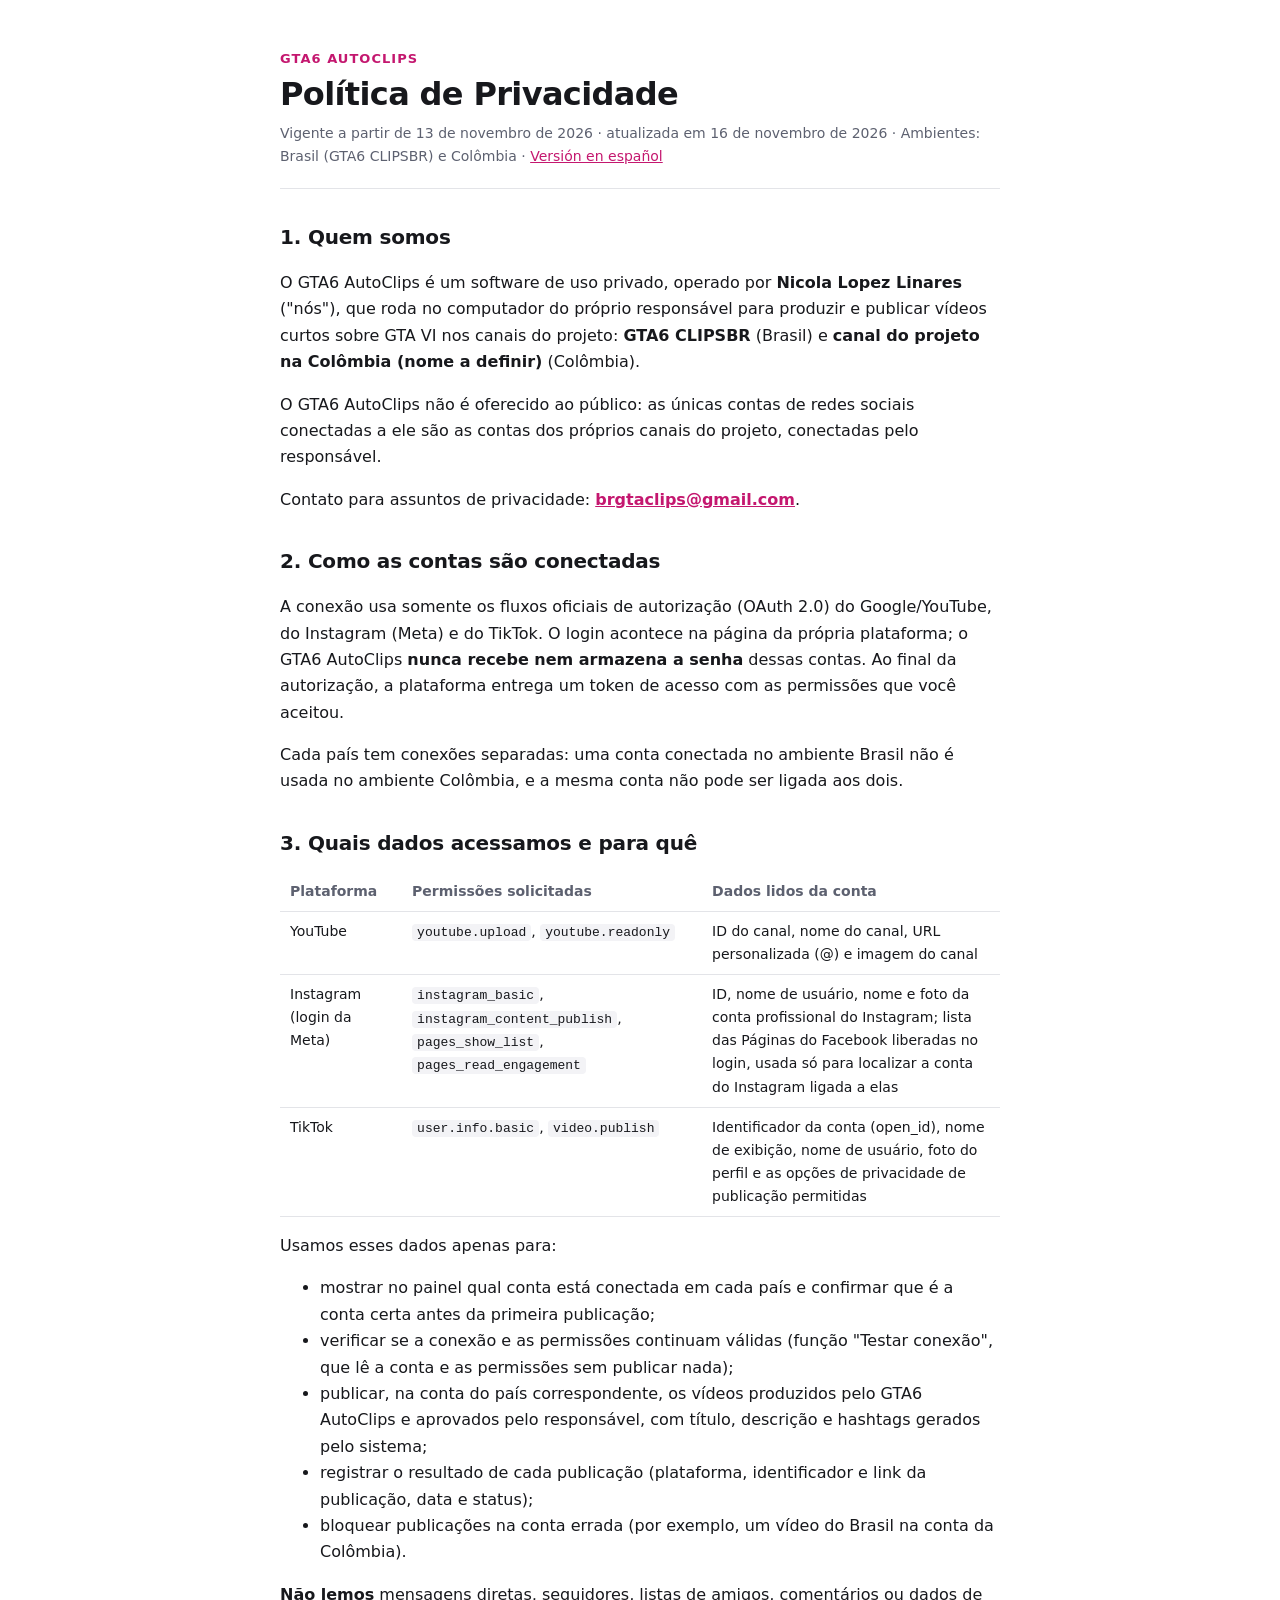
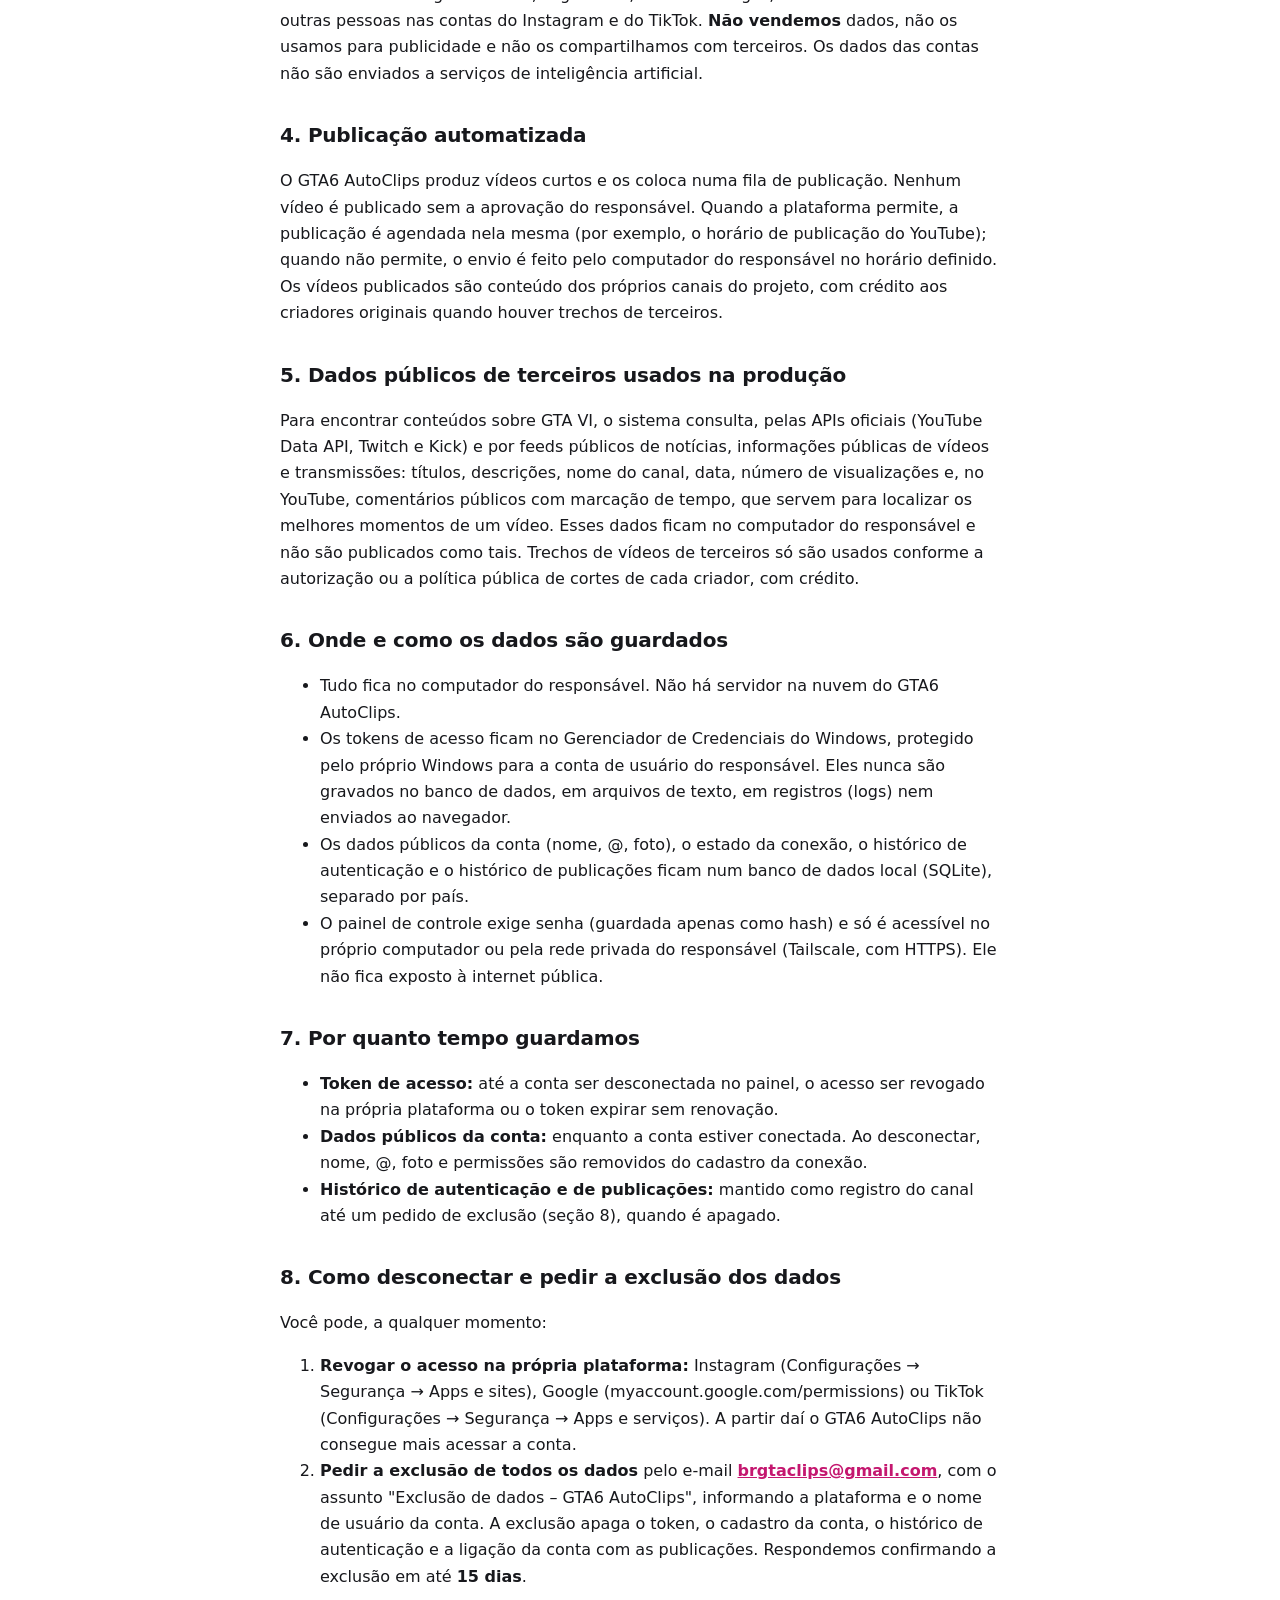
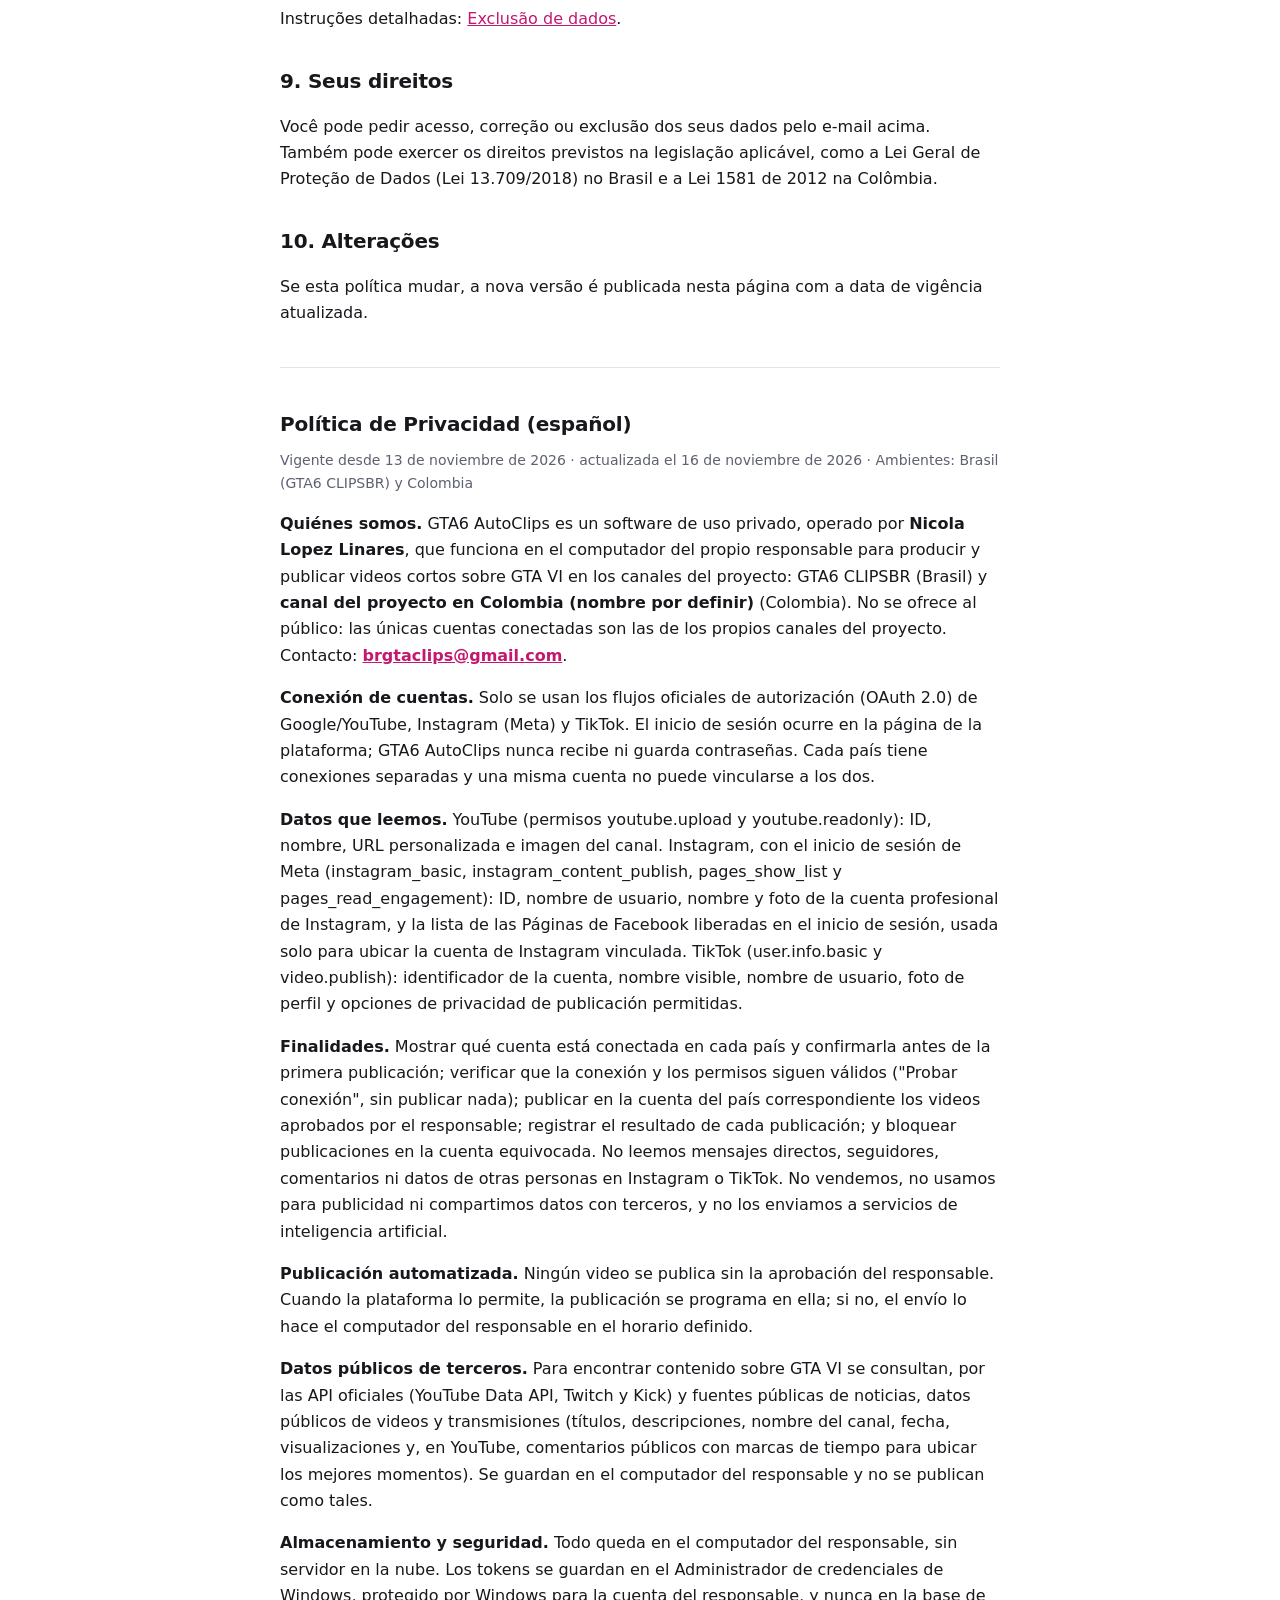
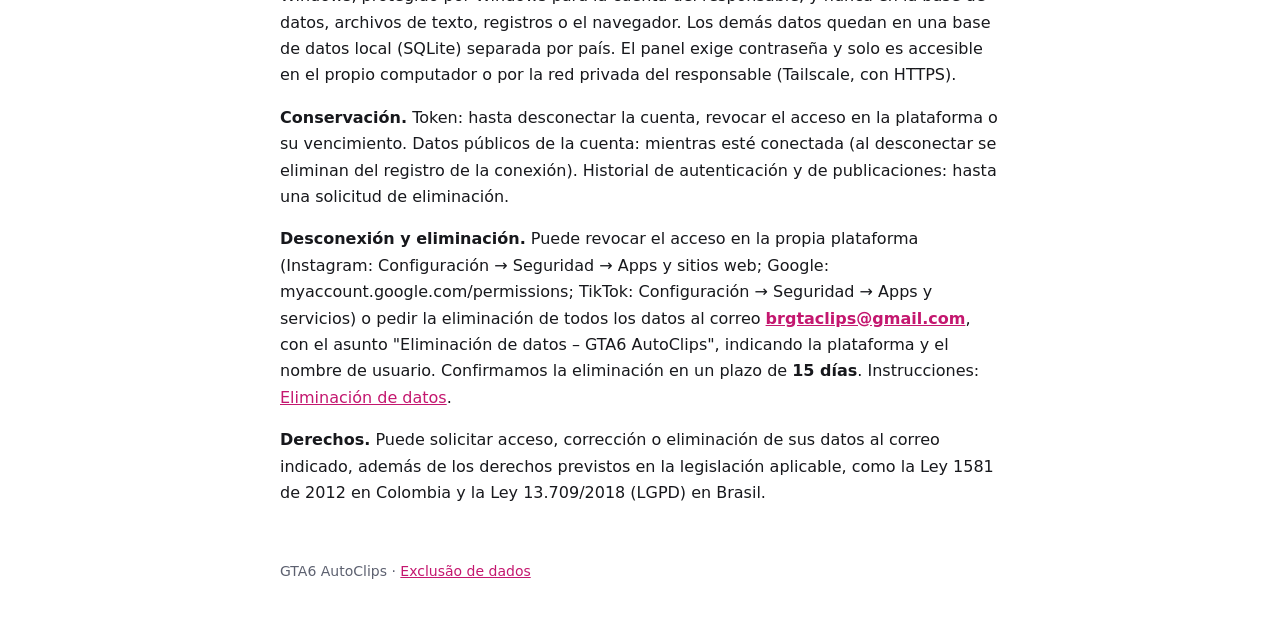
<file: index.html>
<!doctype html><meta charset="utf-8"><meta http-equiv="refresh" content="0;url=privacidade/"><title>GTA6 AutoClips</title><a href="privacidade/">Política de Privacidade</a> · <a href="exclusao-de-dados/">Exclusão de dados</a>
</file>
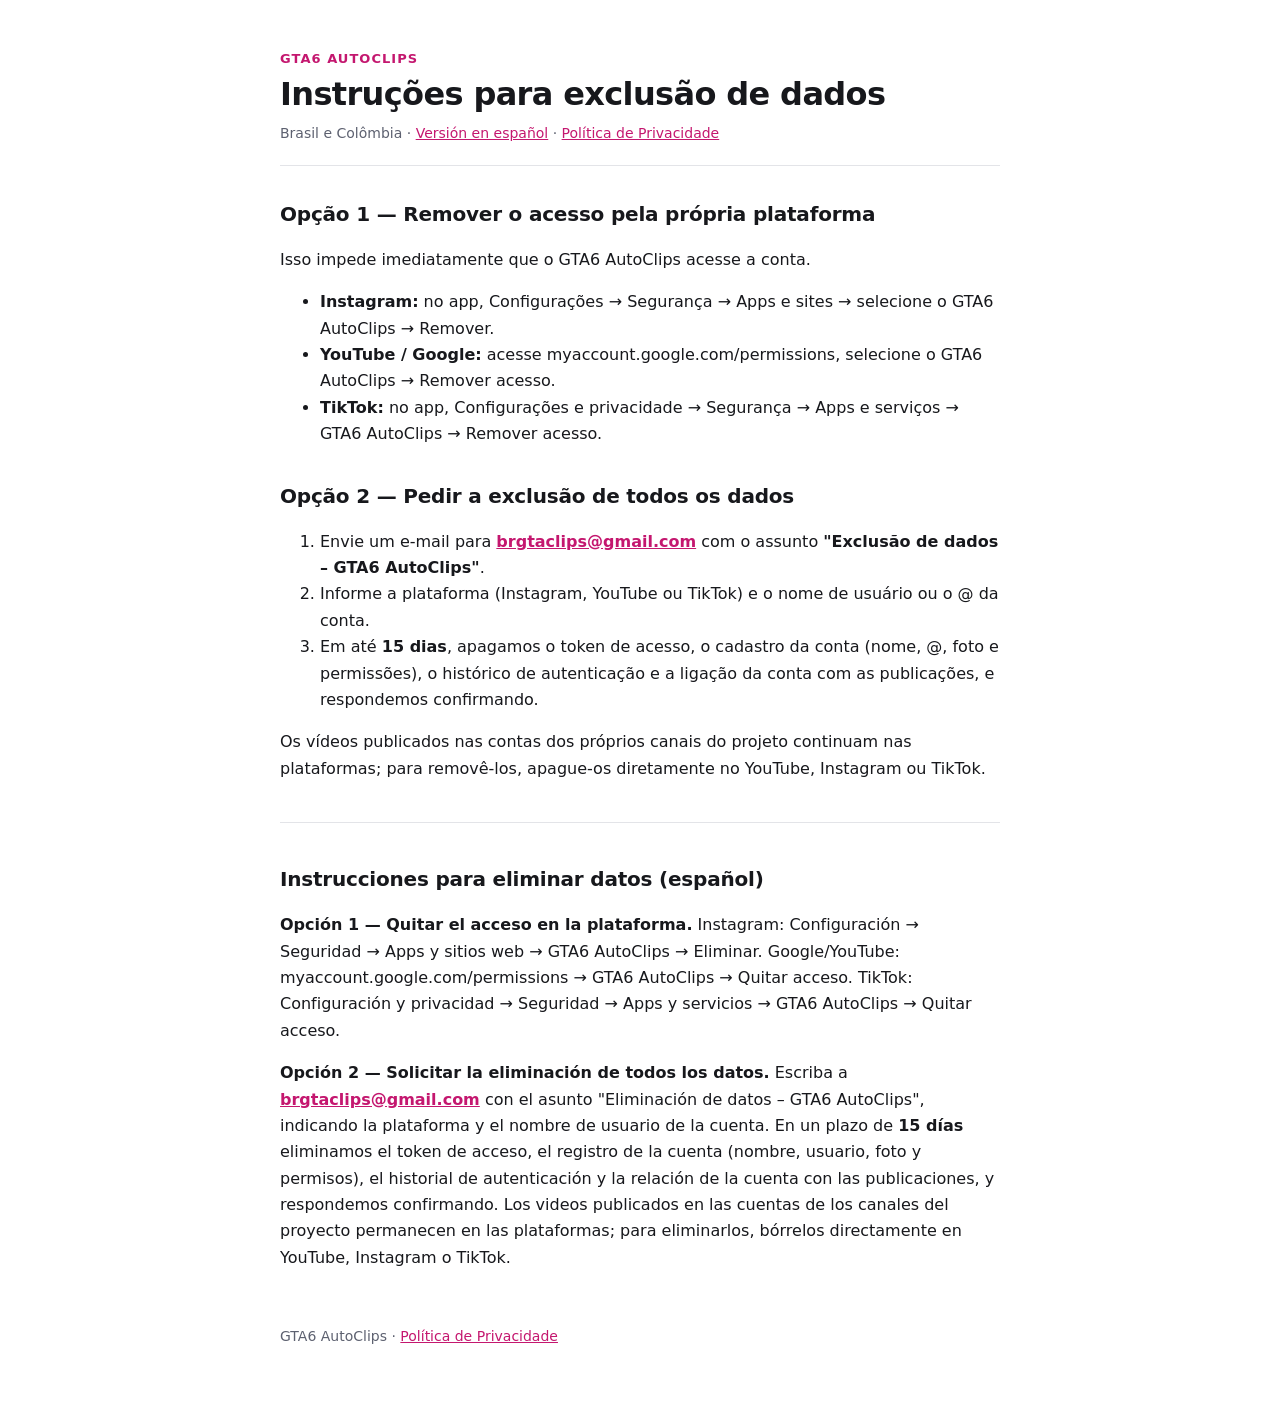
<file: exclusao-de-dados/index.html>
<!doctype html>
<html lang="pt-BR">
<head>
<meta charset="utf-8">
<meta name="viewport" content="width=device-width, initial-scale=1">
<title>Exclusão de dados · GTA6 AutoClips</title>
<meta name="description" content="Como pedir a exclusão dos dados de uma conta conectada ao GTA6 AutoClips (Instagram, YouTube ou TikTok).">
<meta name="robots" content="index, follow">
<link rel="stylesheet" href="../estilo.css">
</head>
<body>
<main>
<header>
  <p class="kicker">GTA6 AutoClips</p>
  <h1>Instruções para exclusão de dados</h1>
  <p class="meta">Brasil e Colômbia · <a href="#es">Versión en español</a> · <a href="../privacidade/">Política de Privacidade</a></p>
</header>

<section>
<h2>Opção 1 — Remover o acesso pela própria plataforma</h2>
<p>Isso impede imediatamente que o GTA6 AutoClips acesse a conta.</p>
<ul>
<li><b>Instagram:</b> no app, Configurações → Segurança → Apps e sites → selecione o GTA6 AutoClips → Remover.</li>
<li><b>YouTube / Google:</b> acesse myaccount.google.com/permissions, selecione o GTA6 AutoClips → Remover acesso.</li>
<li><b>TikTok:</b> no app, Configurações e privacidade → Segurança → Apps e serviços → GTA6 AutoClips → Remover acesso.</li>
</ul>
</section>

<section>
<h2>Opção 2 — Pedir a exclusão de todos os dados</h2>
<ol>
<li>Envie um e-mail para <a href="mailto:brgtaclips@gmail.com"><b>brgtaclips@gmail.com</b></a> com o assunto <b>"Exclusão de dados – GTA6 AutoClips"</b>.</li>
<li>Informe a plataforma (Instagram, YouTube ou TikTok) e o nome de usuário ou o @ da conta.</li>
<li>Em até <b>15 dias</b>, apagamos o token de acesso, o cadastro da conta (nome, @, foto e permissões), o histórico de autenticação e a ligação da conta com as publicações, e respondemos confirmando.</li>
</ol>
<p>Os vídeos publicados nas contas dos próprios canais do projeto continuam nas plataformas; para removê-los, apague-os diretamente no YouTube, Instagram ou TikTok.</p>
</section>

<hr>

<section id="es" lang="es">
<h2>Instrucciones para eliminar datos (español)</h2>
<p><b>Opción 1 — Quitar el acceso en la plataforma.</b> Instagram: Configuración → Seguridad → Apps y sitios web → GTA6 AutoClips → Eliminar. Google/YouTube: myaccount.google.com/permissions → GTA6 AutoClips → Quitar acceso. TikTok: Configuración y privacidad → Seguridad → Apps y servicios → GTA6 AutoClips → Quitar acceso.</p>
<p><b>Opción 2 — Solicitar la eliminación de todos los datos.</b> Escriba a <a href="mailto:brgtaclips@gmail.com"><b>brgtaclips@gmail.com</b></a> con el asunto "Eliminación de datos – GTA6 AutoClips", indicando la plataforma y el nombre de usuario de la cuenta. En un plazo de <b>15 días</b> eliminamos el token de acceso, el registro de la cuenta (nombre, usuario, foto y permisos), el historial de autenticación y la relación de la cuenta con las publicaciones, y respondemos confirmando. Los videos publicados en las cuentas de los canales del proyecto permanecen en las plataformas; para eliminarlos, bórrelos directamente en YouTube, Instagram o TikTok.</p>
</section>
</main>
<footer><p>GTA6 AutoClips · <a href="../privacidade/">Política de Privacidade</a></p></footer>
</body>
</html>
</file>
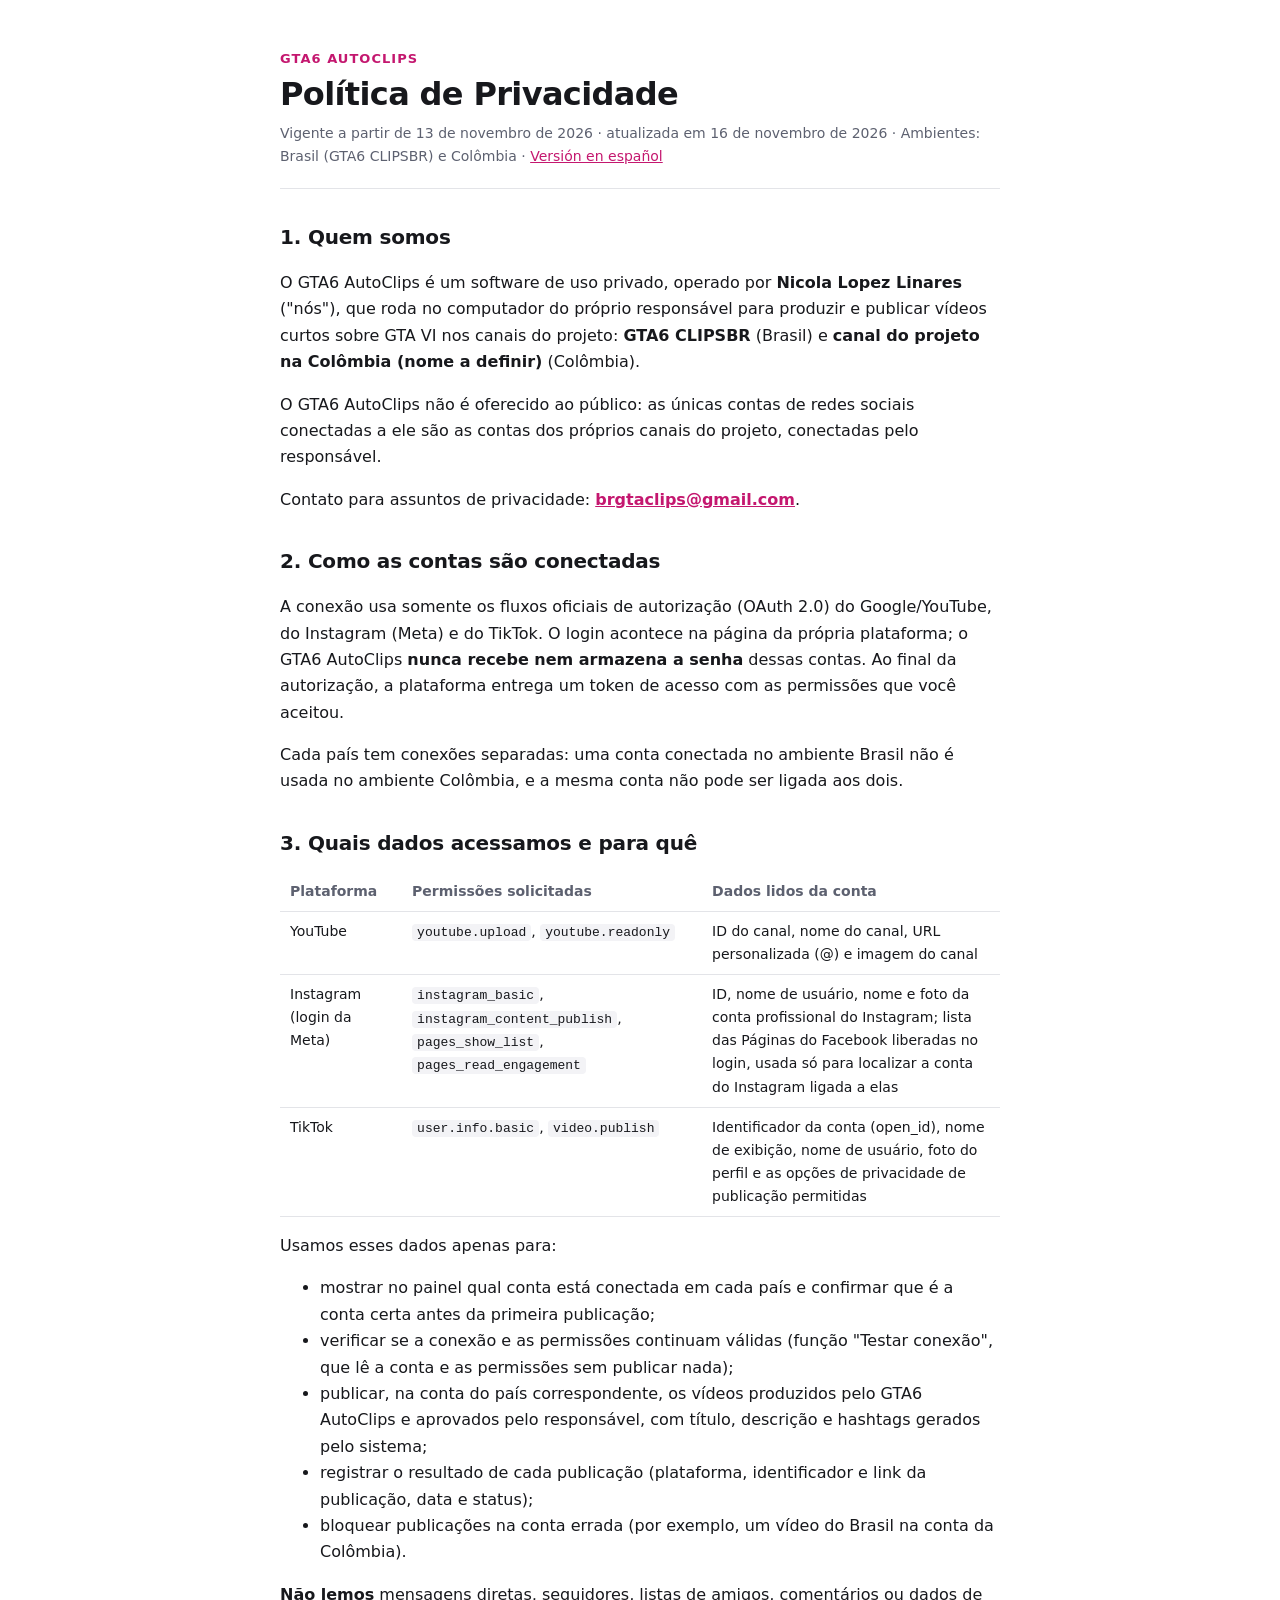
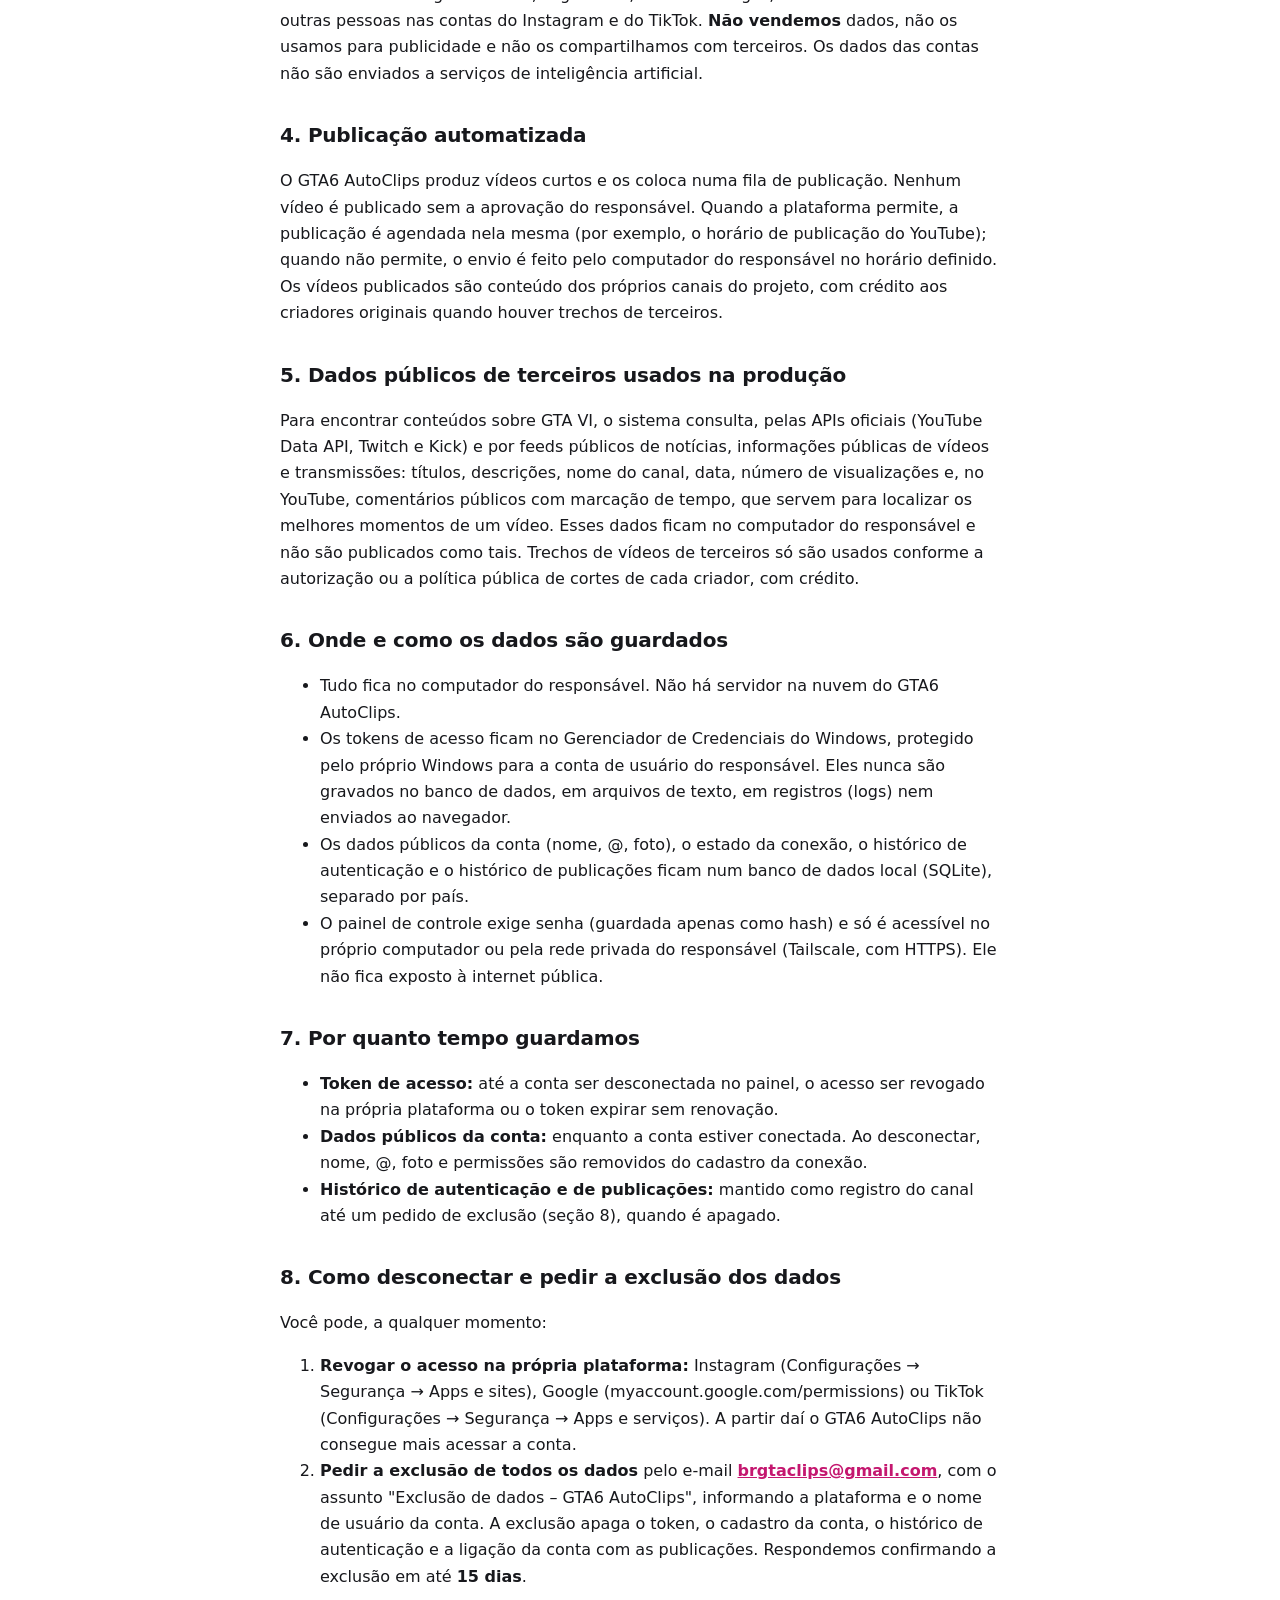
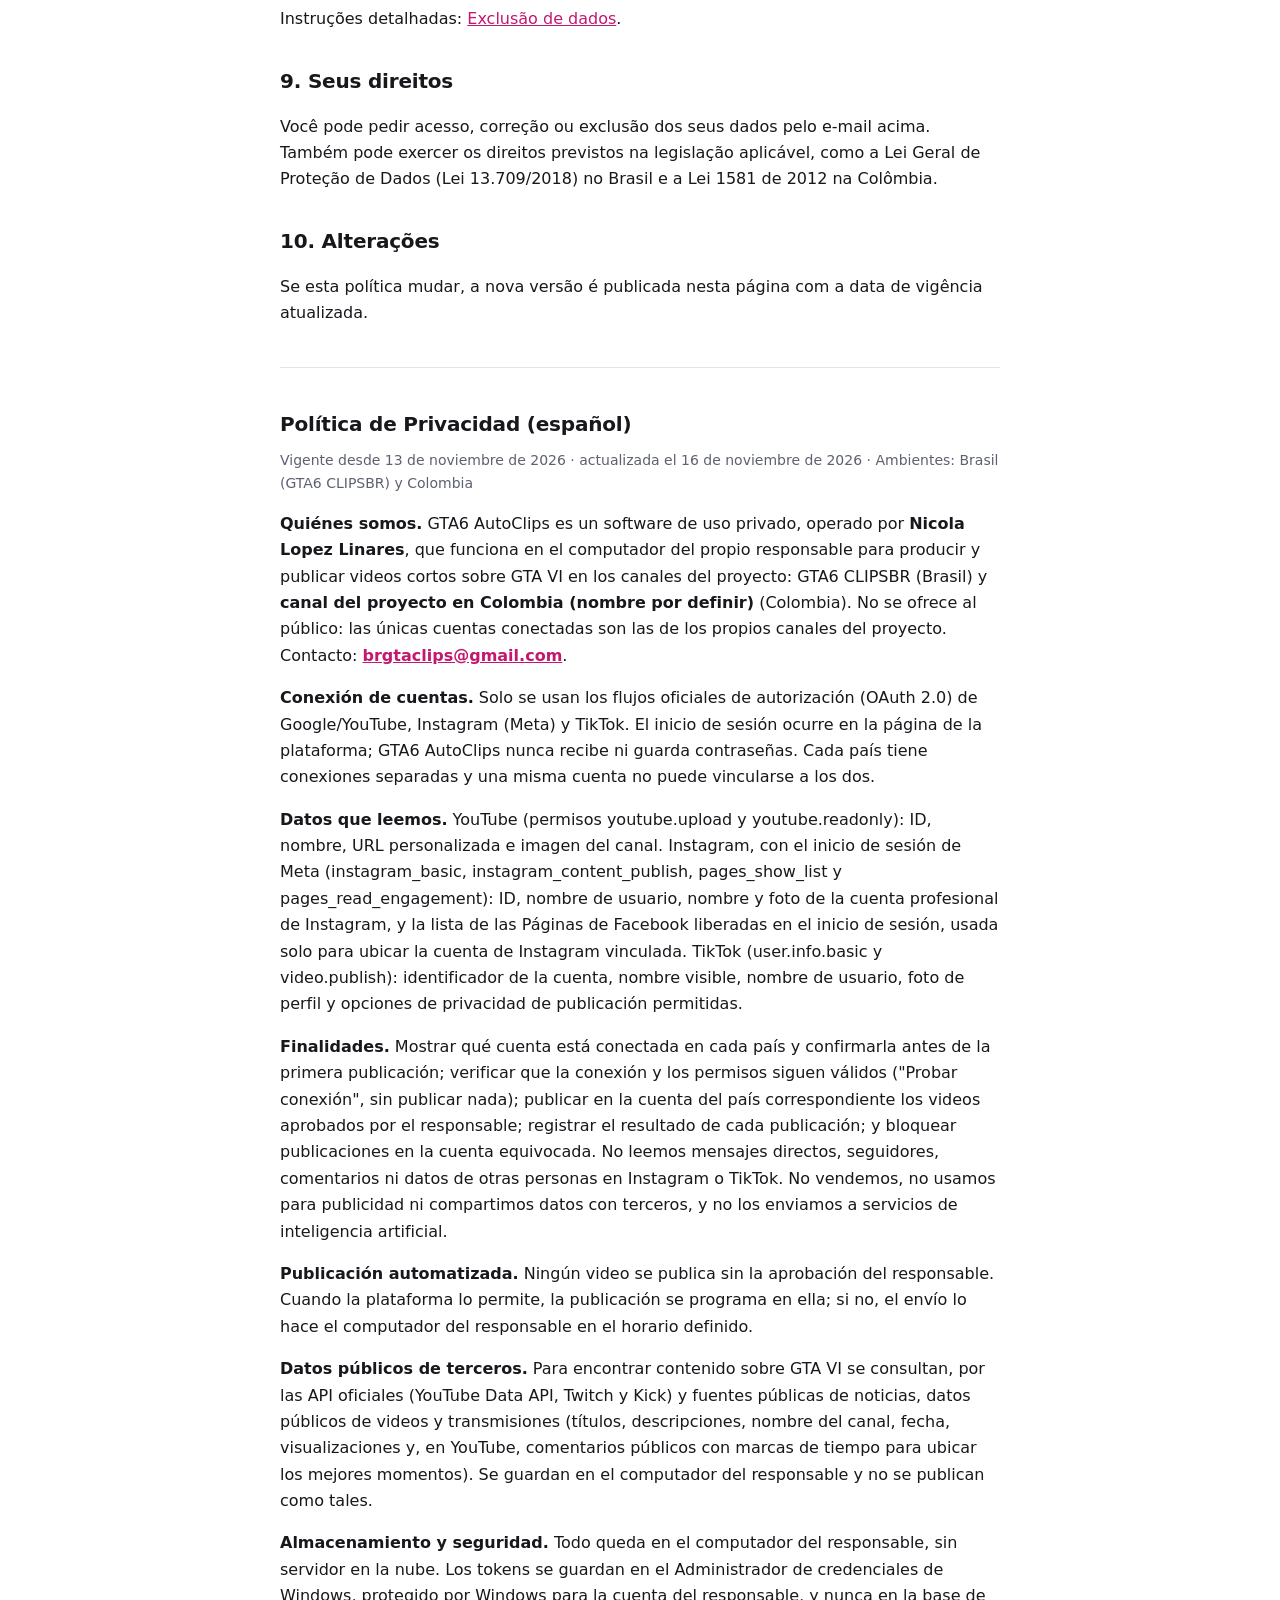
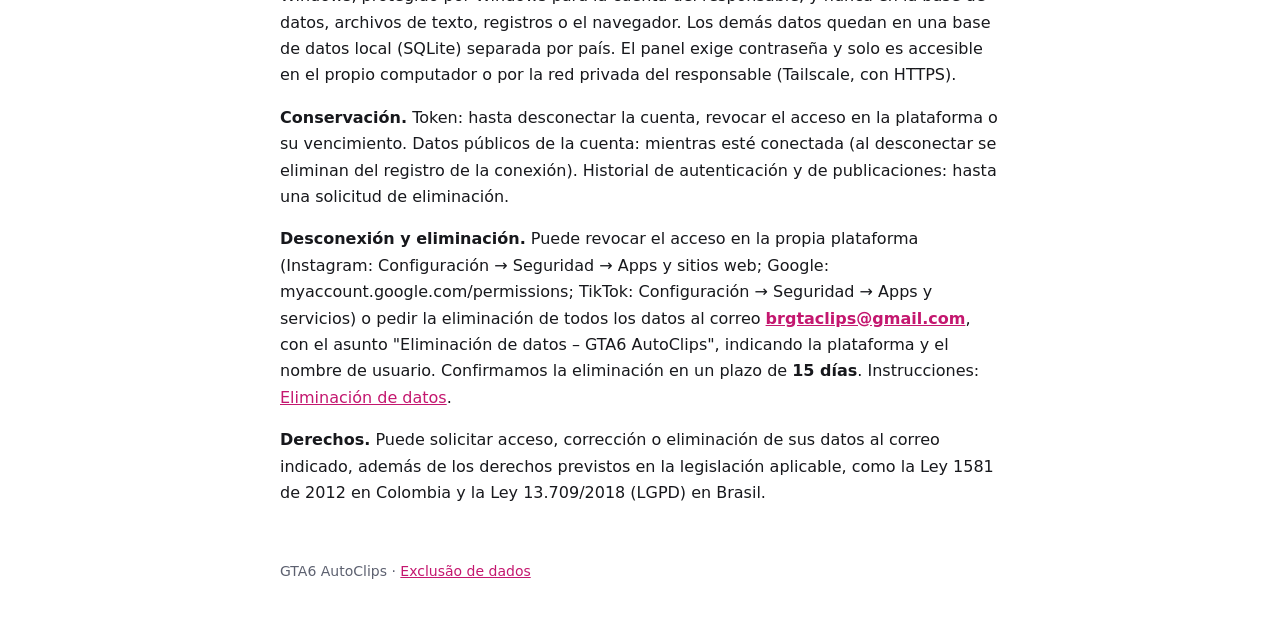
<file: privacidade/index.html>
<!doctype html>
<html lang="pt-BR">
<head>
<meta charset="utf-8">
<meta name="viewport" content="width=device-width, initial-scale=1">
<title>Política de Privacidade · GTA6 AutoClips</title>
<meta name="description" content="Política de Privacidade do GTA6 AutoClips (Brasil e Colômbia): quais dados das contas conectadas são usados, para quê, como são protegidos e como pedir a exclusão.">
<meta name="robots" content="index, follow">
<link rel="stylesheet" href="../estilo.css">
</head>
<body>
<main>
<header>
  <p class="kicker">GTA6 AutoClips</p>
  <h1>Política de Privacidade</h1>
  <p class="meta">Vigente a partir de 13 de novembro de 2026 · atualizada em 16 de novembro de 2026 · Ambientes: Brasil (GTA6 CLIPSBR) e Colômbia · <a href="#es">Versión en español</a></p>
</header>

<section>
<h2>1. Quem somos</h2>
<p>O GTA6 AutoClips é um software de uso privado, operado por <b>Nicola Lopez Linares</b> ("nós"), que roda no computador do próprio responsável para produzir e publicar vídeos curtos sobre GTA VI nos canais do projeto: <b>GTA6 CLIPSBR</b> (Brasil) e <b>canal do projeto na Colômbia (nome a definir)</b> (Colômbia).</p>
<p>O GTA6 AutoClips não é oferecido ao público: as únicas contas de redes sociais conectadas a ele são as contas dos próprios canais do projeto, conectadas pelo responsável.</p>
<p>Contato para assuntos de privacidade: <a href="mailto:brgtaclips@gmail.com"><b>brgtaclips@gmail.com</b></a>.</p>
</section>

<section>
<h2>2. Como as contas são conectadas</h2>
<p>A conexão usa somente os fluxos oficiais de autorização (OAuth 2.0) do Google/YouTube, do Instagram (Meta) e do TikTok. O login acontece na página da própria plataforma; o GTA6 AutoClips <b>nunca recebe nem armazena a senha</b> dessas contas. Ao final da autorização, a plataforma entrega um token de acesso com as permissões que você aceitou.</p>
<p>Cada país tem conexões separadas: uma conta conectada no ambiente Brasil não é usada no ambiente Colômbia, e a mesma conta não pode ser ligada aos dois.</p>
</section>

<section>
<h2>3. Quais dados acessamos e para quê</h2>
<table>
<thead><tr><th>Plataforma</th><th>Permissões solicitadas</th><th>Dados lidos da conta</th></tr></thead>
<tbody>
<tr><td>YouTube</td><td><code>youtube.upload</code>, <code>youtube.readonly</code></td><td>ID do canal, nome do canal, URL personalizada (@) e imagem do canal</td></tr>
<tr><td>Instagram (login da Meta)</td><td><code>instagram_basic</code>, <code>instagram_content_publish</code>, <code>pages_show_list</code>, <code>pages_read_engagement</code></td><td>ID, nome de usuário, nome e foto da conta profissional do Instagram; lista das Páginas do Facebook liberadas no login, usada só para localizar a conta do Instagram ligada a elas</td></tr>
<tr><td>TikTok</td><td><code>user.info.basic</code>, <code>video.publish</code></td><td>Identificador da conta (open_id), nome de exibição, nome de usuário, foto do perfil e as opções de privacidade de publicação permitidas</td></tr>
</tbody>
</table>
<p>Usamos esses dados apenas para:</p>
<ul>
<li>mostrar no painel qual conta está conectada em cada país e confirmar que é a conta certa antes da primeira publicação;</li>
<li>verificar se a conexão e as permissões continuam válidas (função "Testar conexão", que lê a conta e as permissões sem publicar nada);</li>
<li>publicar, na conta do país correspondente, os vídeos produzidos pelo GTA6 AutoClips e aprovados pelo responsável, com título, descrição e hashtags gerados pelo sistema;</li>
<li>registrar o resultado de cada publicação (plataforma, identificador e link da publicação, data e status);</li>
<li>bloquear publicações na conta errada (por exemplo, um vídeo do Brasil na conta da Colômbia).</li>
</ul>
<p><b>Não lemos</b> mensagens diretas, seguidores, listas de amigos, comentários ou dados de outras pessoas nas contas do Instagram e do TikTok. <b>Não vendemos</b> dados, não os usamos para publicidade e não os compartilhamos com terceiros. Os dados das contas não são enviados a serviços de inteligência artificial.</p>
</section>

<section>
<h2>4. Publicação automatizada</h2>
<p>O GTA6 AutoClips produz vídeos curtos e os coloca numa fila de publicação. Nenhum vídeo é publicado sem a aprovação do responsável. Quando a plataforma permite, a publicação é agendada nela mesma (por exemplo, o horário de publicação do YouTube); quando não permite, o envio é feito pelo computador do responsável no horário definido. Os vídeos publicados são conteúdo dos próprios canais do projeto, com crédito aos criadores originais quando houver trechos de terceiros.</p>
</section>

<section>
<h2>5. Dados públicos de terceiros usados na produção</h2>
<p>Para encontrar conteúdos sobre GTA VI, o sistema consulta, pelas APIs oficiais (YouTube Data API, Twitch e Kick) e por feeds públicos de notícias, informações públicas de vídeos e transmissões: títulos, descrições, nome do canal, data, número de visualizações e, no YouTube, comentários públicos com marcação de tempo, que servem para localizar os melhores momentos de um vídeo. Esses dados ficam no computador do responsável e não são publicados como tais. Trechos de vídeos de terceiros só são usados conforme a autorização ou a política pública de cortes de cada criador, com crédito.</p>
</section>

<section>
<h2>6. Onde e como os dados são guardados</h2>
<ul>
<li>Tudo fica no computador do responsável. Não há servidor na nuvem do GTA6 AutoClips.</li>
<li>Os tokens de acesso ficam no Gerenciador de Credenciais do Windows, protegido pelo próprio Windows para a conta de usuário do responsável. Eles nunca são gravados no banco de dados, em arquivos de texto, em registros (logs) nem enviados ao navegador.</li>
<li>Os dados públicos da conta (nome, @, foto), o estado da conexão, o histórico de autenticação e o histórico de publicações ficam num banco de dados local (SQLite), separado por país.</li>
<li>O painel de controle exige senha (guardada apenas como hash) e só é acessível no próprio computador ou pela rede privada do responsável (Tailscale, com HTTPS). Ele não fica exposto à internet pública.</li>
</ul>
</section>

<section>
<h2>7. Por quanto tempo guardamos</h2>
<ul>
<li><b>Token de acesso:</b> até a conta ser desconectada no painel, o acesso ser revogado na própria plataforma ou o token expirar sem renovação.</li>
<li><b>Dados públicos da conta:</b> enquanto a conta estiver conectada. Ao desconectar, nome, @, foto e permissões são removidos do cadastro da conexão.</li>
<li><b>Histórico de autenticação e de publicações:</b> mantido como registro do canal até um pedido de exclusão (seção 8), quando é apagado.</li>
</ul>
</section>

<section>
<h2>8. Como desconectar e pedir a exclusão dos dados</h2>
<p>Você pode, a qualquer momento:</p>
<ol>
<li><b>Revogar o acesso na própria plataforma:</b> Instagram (Configurações → Segurança → Apps e sites), Google (myaccount.google.com/permissions) ou TikTok (Configurações → Segurança → Apps e serviços). A partir daí o GTA6 AutoClips não consegue mais acessar a conta.</li>
<li><b>Pedir a exclusão de todos os dados</b> pelo e-mail <a href="mailto:brgtaclips@gmail.com"><b>brgtaclips@gmail.com</b></a>, com o assunto "Exclusão de dados – GTA6 AutoClips", informando a plataforma e o nome de usuário da conta. A exclusão apaga o token, o cadastro da conta, o histórico de autenticação e a ligação da conta com as publicações. Respondemos confirmando a exclusão em até <b>15 dias</b>.</li>
</ol>
<p>Instruções detalhadas: <a href="../exclusao-de-dados/">Exclusão de dados</a>.</p>
</section>

<section>
<h2>9. Seus direitos</h2>
<p>Você pode pedir acesso, correção ou exclusão dos seus dados pelo e-mail acima. Também pode exercer os direitos previstos na legislação aplicável, como a Lei Geral de Proteção de Dados (Lei 13.709/2018) no Brasil e a Lei 1581 de 2012 na Colômbia.</p>
</section>

<section>
<h2>10. Alterações</h2>
<p>Se esta política mudar, a nova versão é publicada nesta página com a data de vigência atualizada.</p>
</section>

<hr>

<section id="es" lang="es">
<h2>Política de Privacidad (español)</h2>
<p class="meta">Vigente desde 13 de noviembre de 2026 · actualizada el 16 de noviembre de 2026 · Ambientes: Brasil (GTA6 CLIPSBR) y Colombia</p>
<p><b>Quiénes somos.</b> GTA6 AutoClips es un software de uso privado, operado por <b>Nicola Lopez Linares</b>, que funciona en el computador del propio responsable para producir y publicar videos cortos sobre GTA VI en los canales del proyecto: GTA6 CLIPSBR (Brasil) y <b>canal del proyecto en Colombia (nombre por definir)</b> (Colombia). No se ofrece al público: las únicas cuentas conectadas son las de los propios canales del proyecto. Contacto: <a href="mailto:brgtaclips@gmail.com"><b>brgtaclips@gmail.com</b></a>.</p>
<p><b>Conexión de cuentas.</b> Solo se usan los flujos oficiales de autorización (OAuth 2.0) de Google/YouTube, Instagram (Meta) y TikTok. El inicio de sesión ocurre en la página de la plataforma; GTA6 AutoClips nunca recibe ni guarda contraseñas. Cada país tiene conexiones separadas y una misma cuenta no puede vincularse a los dos.</p>
<p><b>Datos que leemos.</b> YouTube (permisos youtube.upload y youtube.readonly): ID, nombre, URL personalizada e imagen del canal. Instagram, con el inicio de sesión de Meta (instagram_basic, instagram_content_publish, pages_show_list y pages_read_engagement): ID, nombre de usuario, nombre y foto de la cuenta profesional de Instagram, y la lista de las Páginas de Facebook liberadas en el inicio de sesión, usada solo para ubicar la cuenta de Instagram vinculada. TikTok (user.info.basic y video.publish): identificador de la cuenta, nombre visible, nombre de usuario, foto de perfil y opciones de privacidad de publicación permitidas.</p>
<p><b>Finalidades.</b> Mostrar qué cuenta está conectada en cada país y confirmarla antes de la primera publicación; verificar que la conexión y los permisos siguen válidos ("Probar conexión", sin publicar nada); publicar en la cuenta del país correspondiente los videos aprobados por el responsable; registrar el resultado de cada publicación; y bloquear publicaciones en la cuenta equivocada. No leemos mensajes directos, seguidores, comentarios ni datos de otras personas en Instagram o TikTok. No vendemos, no usamos para publicidad ni compartimos datos con terceros, y no los enviamos a servicios de inteligencia artificial.</p>
<p><b>Publicación automatizada.</b> Ningún video se publica sin la aprobación del responsable. Cuando la plataforma lo permite, la publicación se programa en ella; si no, el envío lo hace el computador del responsable en el horario definido.</p>
<p><b>Datos públicos de terceros.</b> Para encontrar contenido sobre GTA VI se consultan, por las API oficiales (YouTube Data API, Twitch y Kick) y fuentes públicas de noticias, datos públicos de videos y transmisiones (títulos, descripciones, nombre del canal, fecha, visualizaciones y, en YouTube, comentarios públicos con marcas de tiempo para ubicar los mejores momentos). Se guardan en el computador del responsable y no se publican como tales.</p>
<p><b>Almacenamiento y seguridad.</b> Todo queda en el computador del responsable, sin servidor en la nube. Los tokens se guardan en el Administrador de credenciales de Windows, protegido por Windows para la cuenta del responsable, y nunca en la base de datos, archivos de texto, registros o el navegador. Los demás datos quedan en una base de datos local (SQLite) separada por país. El panel exige contraseña y solo es accesible en el propio computador o por la red privada del responsable (Tailscale, con HTTPS).</p>
<p><b>Conservación.</b> Token: hasta desconectar la cuenta, revocar el acceso en la plataforma o su vencimiento. Datos públicos de la cuenta: mientras esté conectada (al desconectar se eliminan del registro de la conexión). Historial de autenticación y de publicaciones: hasta una solicitud de eliminación.</p>
<p><b>Desconexión y eliminación.</b> Puede revocar el acceso en la propia plataforma (Instagram: Configuración → Seguridad → Apps y sitios web; Google: myaccount.google.com/permissions; TikTok: Configuración → Seguridad → Apps y servicios) o pedir la eliminación de todos los datos al correo <a href="mailto:brgtaclips@gmail.com"><b>brgtaclips@gmail.com</b></a>, con el asunto "Eliminación de datos – GTA6 AutoClips", indicando la plataforma y el nombre de usuario. Confirmamos la eliminación en un plazo de <b>15 días</b>. Instrucciones: <a href="../exclusao-de-dados/#es">Eliminación de datos</a>.</p>
<p><b>Derechos.</b> Puede solicitar acceso, corrección o eliminación de sus datos al correo indicado, además de los derechos previstos en la legislación aplicable, como la Ley 1581 de 2012 en Colombia y la Ley 13.709/2018 (LGPD) en Brasil.</p>
</section>
</main>
<footer><p>GTA6 AutoClips · <a href="../exclusao-de-dados/">Exclusão de dados</a></p></footer>
</body>
</html>
</file>
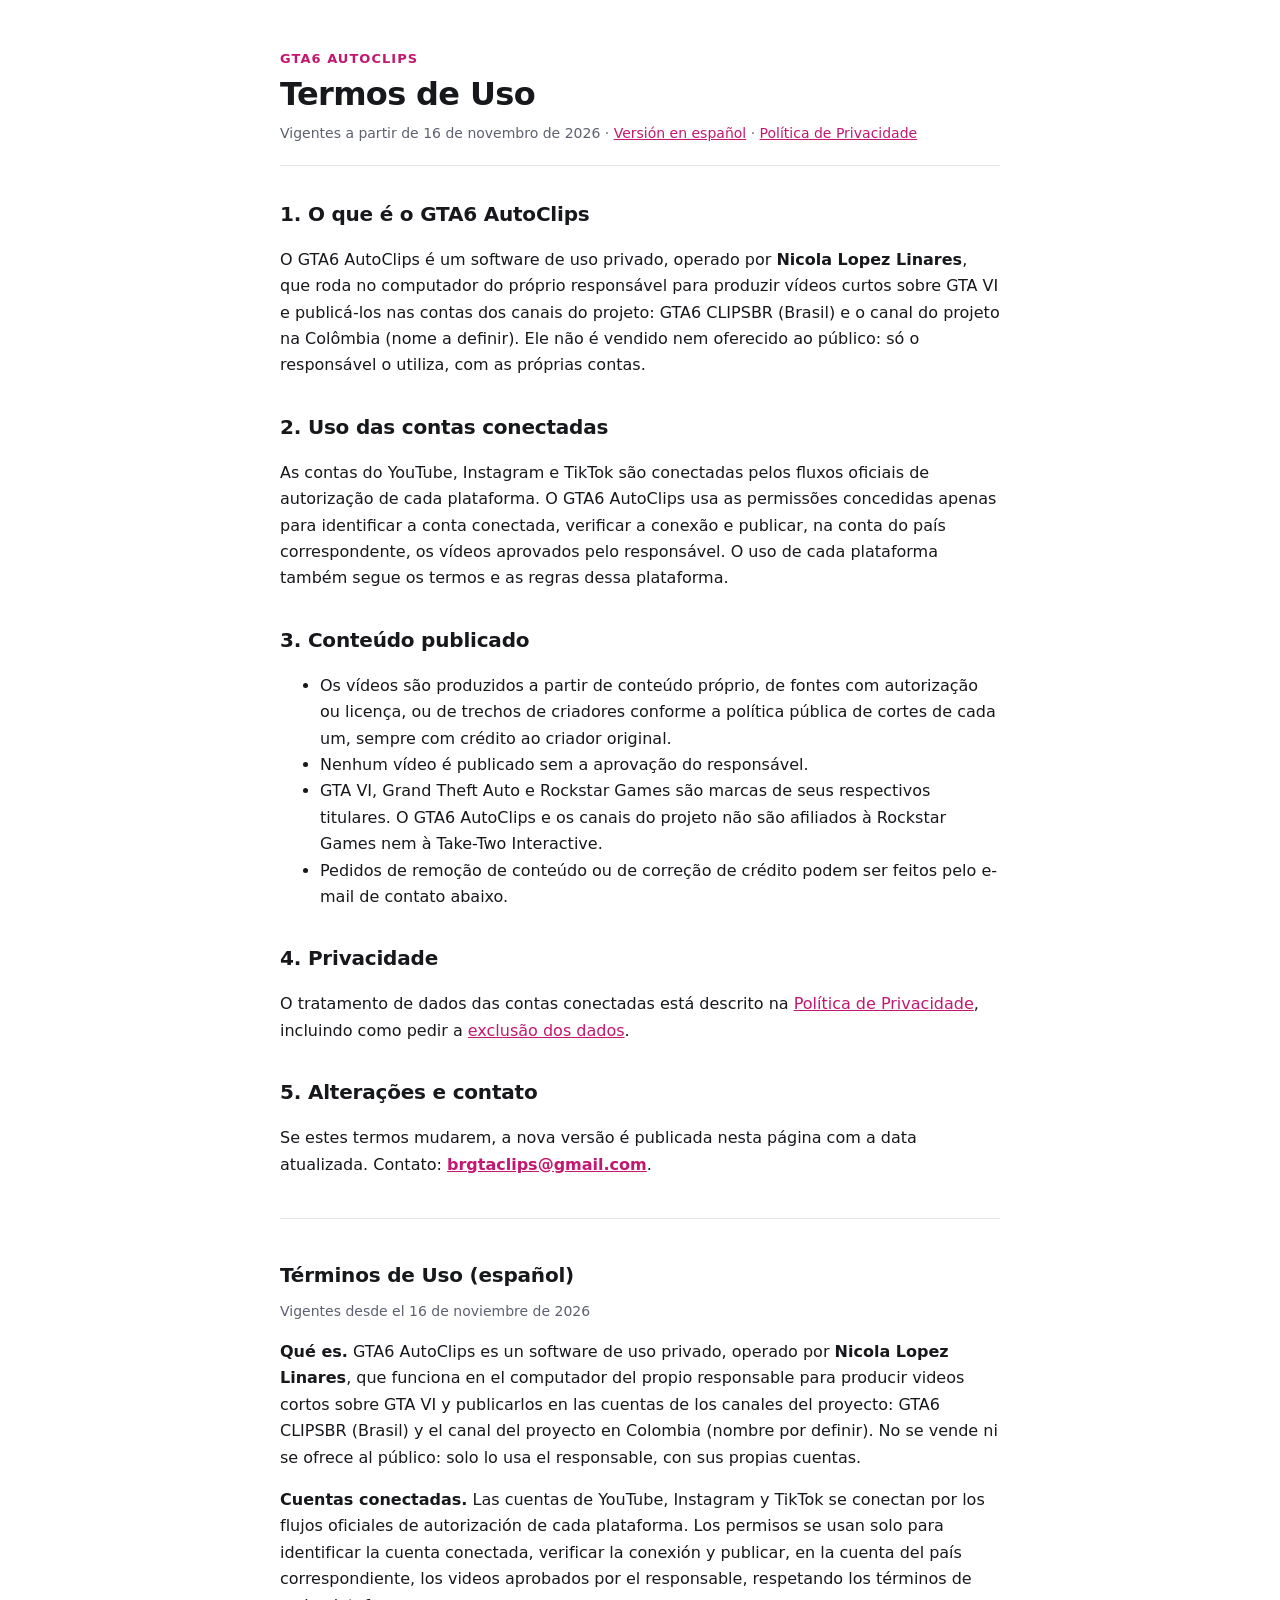
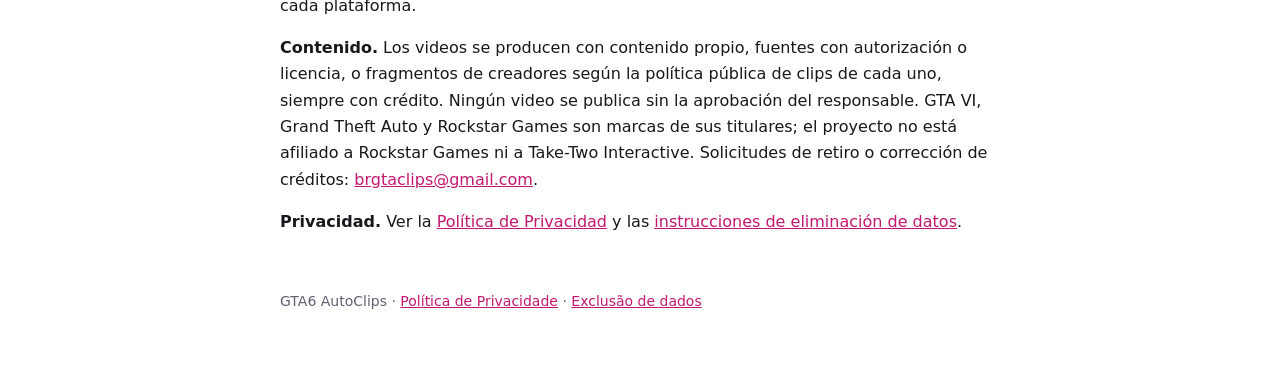
<file: termos/index.html>
<!doctype html>
<html lang="pt-BR">
<head>
<meta charset="utf-8">
<meta name="viewport" content="width=device-width, initial-scale=1">
<title>Termos de Uso · GTA6 AutoClips</title>
<meta name="description" content="Termos de Uso do GTA6 AutoClips, ferramenta privada de produção e publicação de vídeos curtos sobre GTA VI.">
<meta name="robots" content="index, follow">
<link rel="stylesheet" href="../estilo.css">
</head>
<body>
<main>
<header>
  <p class="kicker">GTA6 AutoClips</p>
  <h1>Termos de Uso</h1>
  <p class="meta">Vigentes a partir de 16 de novembro de 2026 · <a href="#es">Versión en español</a> · <a href="../privacidade/">Política de Privacidade</a></p>
</header>

<section>
<h2>1. O que é o GTA6 AutoClips</h2>
<p>O GTA6 AutoClips é um software de uso privado, operado por <b>Nicola Lopez Linares</b>, que roda no computador do próprio responsável para produzir vídeos curtos sobre GTA VI e publicá-los nas contas dos canais do projeto: GTA6 CLIPSBR (Brasil) e o canal do projeto na Colômbia (nome a definir). Ele não é vendido nem oferecido ao público: só o responsável o utiliza, com as próprias contas.</p>
</section>

<section>
<h2>2. Uso das contas conectadas</h2>
<p>As contas do YouTube, Instagram e TikTok são conectadas pelos fluxos oficiais de autorização de cada plataforma. O GTA6 AutoClips usa as permissões concedidas apenas para identificar a conta conectada, verificar a conexão e publicar, na conta do país correspondente, os vídeos aprovados pelo responsável. O uso de cada plataforma também segue os termos e as regras dessa plataforma.</p>
</section>

<section>
<h2>3. Conteúdo publicado</h2>
<ul>
<li>Os vídeos são produzidos a partir de conteúdo próprio, de fontes com autorização ou licença, ou de trechos de criadores conforme a política pública de cortes de cada um, sempre com crédito ao criador original.</li>
<li>Nenhum vídeo é publicado sem a aprovação do responsável.</li>
<li>GTA VI, Grand Theft Auto e Rockstar Games são marcas de seus respectivos titulares. O GTA6 AutoClips e os canais do projeto não são afiliados à Rockstar Games nem à Take-Two Interactive.</li>
<li>Pedidos de remoção de conteúdo ou de correção de crédito podem ser feitos pelo e-mail de contato abaixo.</li>
</ul>
</section>

<section>
<h2>4. Privacidade</h2>
<p>O tratamento de dados das contas conectadas está descrito na <a href="../privacidade/">Política de Privacidade</a>, incluindo como pedir a <a href="../exclusao-de-dados/">exclusão dos dados</a>.</p>
</section>

<section>
<h2>5. Alterações e contato</h2>
<p>Se estes termos mudarem, a nova versão é publicada nesta página com a data atualizada. Contato: <a href="mailto:brgtaclips@gmail.com"><b>brgtaclips@gmail.com</b></a>.</p>
</section>

<hr>

<section id="es" lang="es">
<h2>Términos de Uso (español)</h2>
<p class="meta">Vigentes desde el 16 de noviembre de 2026</p>
<p><b>Qué es.</b> GTA6 AutoClips es un software de uso privado, operado por <b>Nicola Lopez Linares</b>, que funciona en el computador del propio responsable para producir videos cortos sobre GTA VI y publicarlos en las cuentas de los canales del proyecto: GTA6 CLIPSBR (Brasil) y el canal del proyecto en Colombia (nombre por definir). No se vende ni se ofrece al público: solo lo usa el responsable, con sus propias cuentas.</p>
<p><b>Cuentas conectadas.</b> Las cuentas de YouTube, Instagram y TikTok se conectan por los flujos oficiales de autorización de cada plataforma. Los permisos se usan solo para identificar la cuenta conectada, verificar la conexión y publicar, en la cuenta del país correspondiente, los videos aprobados por el responsable, respetando los términos de cada plataforma.</p>
<p><b>Contenido.</b> Los videos se producen con contenido propio, fuentes con autorización o licencia, o fragmentos de creadores según la política pública de clips de cada uno, siempre con crédito. Ningún video se publica sin la aprobación del responsable. GTA VI, Grand Theft Auto y Rockstar Games son marcas de sus titulares; el proyecto no está afiliado a Rockstar Games ni a Take-Two Interactive. Solicitudes de retiro o corrección de créditos: <a href="mailto:brgtaclips@gmail.com">brgtaclips@gmail.com</a>.</p>
<p><b>Privacidad.</b> Ver la <a href="../privacidade/#es">Política de Privacidad</a> y las <a href="../exclusao-de-dados/#es">instrucciones de eliminación de datos</a>.</p>
</section>
</main>
<footer><p>GTA6 AutoClips · <a href="../privacidade/">Política de Privacidade</a> · <a href="../exclusao-de-dados/">Exclusão de dados</a></p></footer>
</body>
</html>
</file>
<file: estilo.css>
:root { color-scheme: light; --text: #17181c; --muted: #5d6170; --line: #e3e4e8; --accent: #c4176f; }
* { box-sizing: border-box; }
body { margin: 0; font: 16px/1.65 system-ui, -apple-system, "Segoe UI", Roboto, sans-serif; color: var(--text); background: #fff; }
main { max-width: 760px; margin: 0 auto; padding: 48px 20px 24px; }
header { border-bottom: 1px solid var(--line); padding-bottom: 20px; margin-bottom: 8px; }
.kicker { margin: 0; color: var(--accent); font-weight: 700; letter-spacing: .08em; text-transform: uppercase; font-size: 13px; }
h1 { font-size: 32px; line-height: 1.2; margin: 6px 0 8px; letter-spacing: -.02em; }
h2 { font-size: 20px; margin: 32px 0 8px; letter-spacing: -.01em; }
.meta { color: var(--muted); font-size: 14px; margin: 0; }
a { color: var(--accent); }
code { font-size: 13px; background: #f3f3f6; padding: 1px 5px; border-radius: 4px; }
table { width: 100%; border-collapse: collapse; font-size: 14px; margin: 12px 0; }
th, td { text-align: left; vertical-align: top; padding: 8px 10px; border-bottom: 1px solid var(--line); }
th { color: var(--muted); font-weight: 600; }
hr { border: 0; border-top: 1px solid var(--line); margin: 40px 0; }
footer { max-width: 760px; margin: 0 auto; padding: 0 20px 40px; color: var(--muted); font-size: 14px; }
@media (max-width: 560px) { h1 { font-size: 26px; } table, thead, tbody, tr, th, td { display: block; } thead { display: none; }
  td { border: 0; padding: 2px 0; } tr { border-bottom: 1px solid var(--line); padding: 8px 0; } }
</file>
